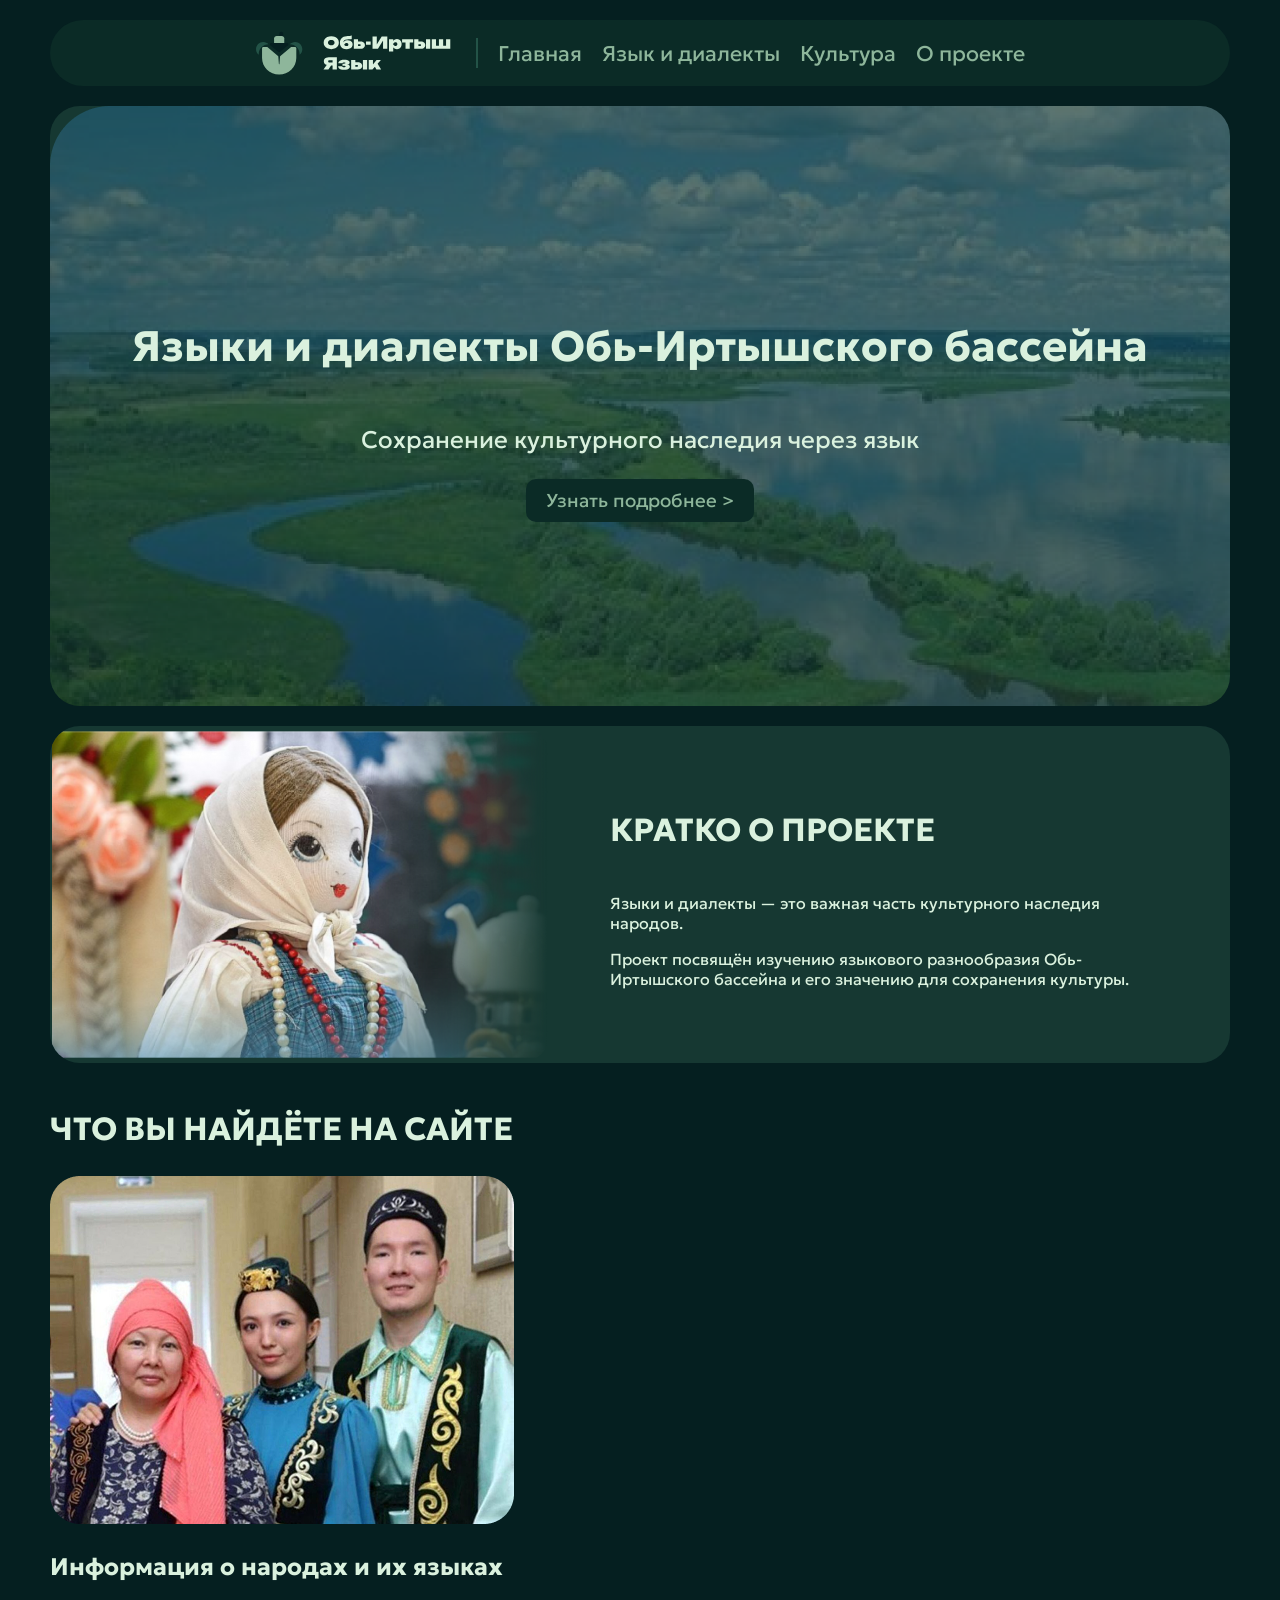
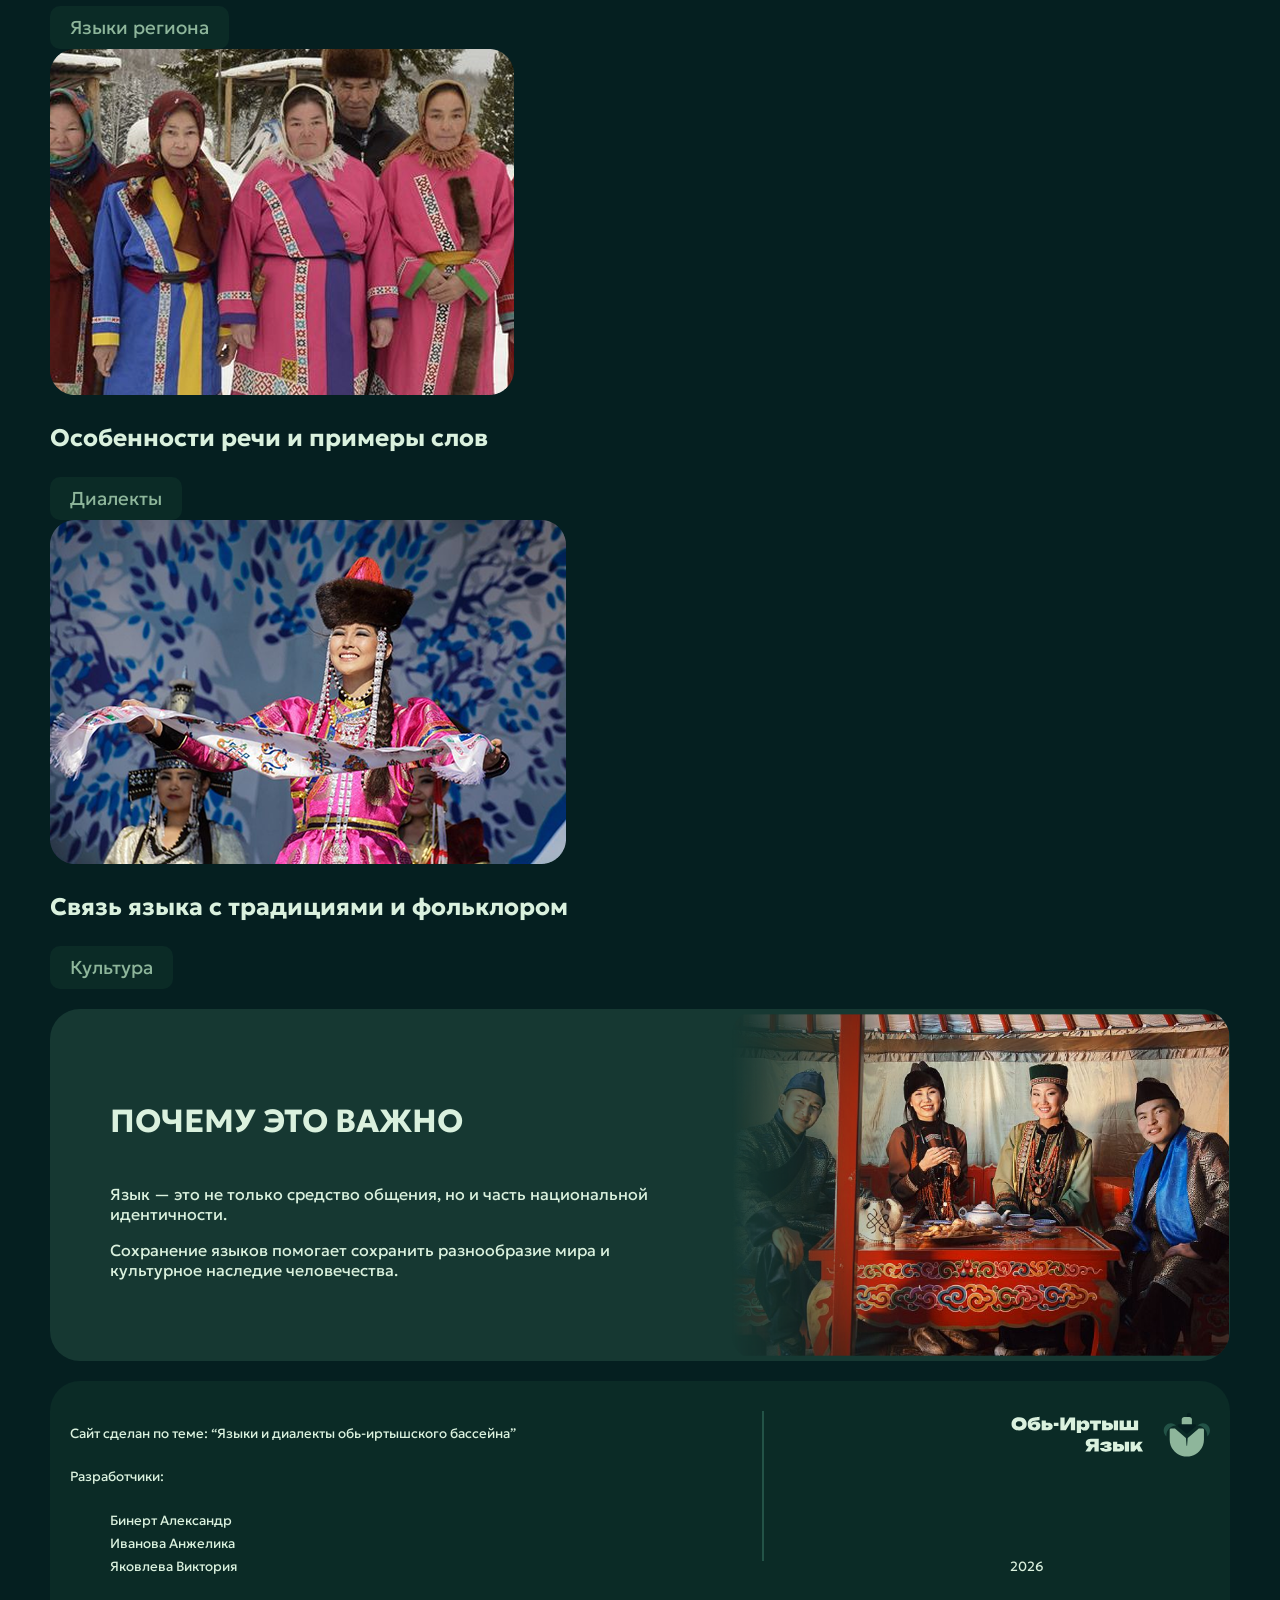
<file: index.html>
<!DOCTYPE html>
<html lang="ru">

<head>
    <meta charset="UTF-8">
    <meta name="viewport" content="width=device-width, initial-scale=1.0">
    <title>Обь-Иртыш Язык</title>
    <link rel="stylesheet" href="css/styles-global.css">
    <link rel="stylesheet" href="css/styles-main.css">
    <link rel="preconnect" href="https://fonts.googleapis.com">
    <link rel="preconnect" href="https://fonts.gstatic.com" crossorigin>
    <link href="https://fonts.googleapis.com/css2?family=Geologica:wght,CRSV@100..900,0&display=swap" rel="stylesheet">
</head>

<body>
    <header>
        <img src="css/images/logo.svg" alt="logo" class="logo">
        <div class="div-line"> </div>
        <nav class="nav">
            <a href="index.html">Главная</a>
            <a href="lang.html">Язык и диалекты</a>
            <a href="culture.html">Культура</a>
            <a href="about.html">О проекте</a>
        </nav>
    </header>
    
    <main class="hero">
        <h1>Языки и диалекты Обь-Иртышского бассейна</h1>
        <p class="hero__text">Сохранение культурного наследия через язык</p>
        <form action="#about">
            <button type="submit">Узнать подробнее ></button>
        </form>
    </main>

    <div class="about" id="about">
        <img src="css/images/main/img-about.png" alt="img-about" class="about--img">
        <div class="about--right">
            <h2>КРАТКО О ПРОЕКТЕ</h2>
            <div class="about--right__text">
                <p>Языки и диалекты — это важная часть культурного наследия народов.</p>
                <p>Проект посвящён изучению языкового разнообразия Обь-Иртышского бассейна и его значению для сохранения культуры.</p>
            </div>
        </div>
    </div>

    <div class="found">
        <h2>ЧТО ВЫ НАЙДЁТЕ НА САЙТЕ</h2>
        <div class="found--cardholder">
            <div class="found--cardholder--card">
                <img src="css/images/main/img-found-1.png" alt="img-found-1">
                <h3>Информация о народах и их языках</h3>
                <form action="lang.html">
                    <button type="submit">Языки региона</button>
                </form>
            </div>
            <div class="found--cardholder--card">
                <img src="css/images/main/img-found-2.png" alt="img-found-2">
                <h3>Особенности речи и примеры слов</h3>
                <form action="lang.html#dialect">
                    <button type="submit">Диалекты</button>
                </form>
            </div>
            <div class="found--cardholder--card">
                <img src="css/images/main/img-found-3.png" alt="">
                <h3>Связь языка с традициями и фольклором</h3>
                <form action="culture.html">
                    <button type="submit">Культура</button>
                </form>
            </div>
        </div>
    </div>

    <div class="important" id="important">
        <img src="css/images/main/img-important.png" alt="img-important" class="important--img">
        <div class="important--left">
            <h2>ПОЧЕМУ ЭТО ВАЖНО</h2>
            <div class="important--left__text">
                <p>Язык — это не только средство общения, но и часть национальной идентичности.</p>
                <p>Сохранение языков помогает сохранить разнообразие мира и культурное наследие человечества.</p>
            </div>
        </div>
    </div>

    <footer id="footer">
        <div class=" footer--text">
            <p>Сайт сделан по теме: “Языки и диалекты обь-иртышского бассейна”</p>
            <p>Разработчики:</p>
            <ul class="footer--text__list">
                <li>Бинерт Александр</li>
                <li>Иванова Анжелика</li>
                <li>Яковлева Виктория</li>
            </ul>
        </div>
        <div class="div-line footer"> </div>
        <div class="footer--text__year">
            <img src="css/images/logo-back.svg" alt="logo-back" class="logo">
            <p>2026</p>
        </div>
    </footer>
</body>

</html>
</file>
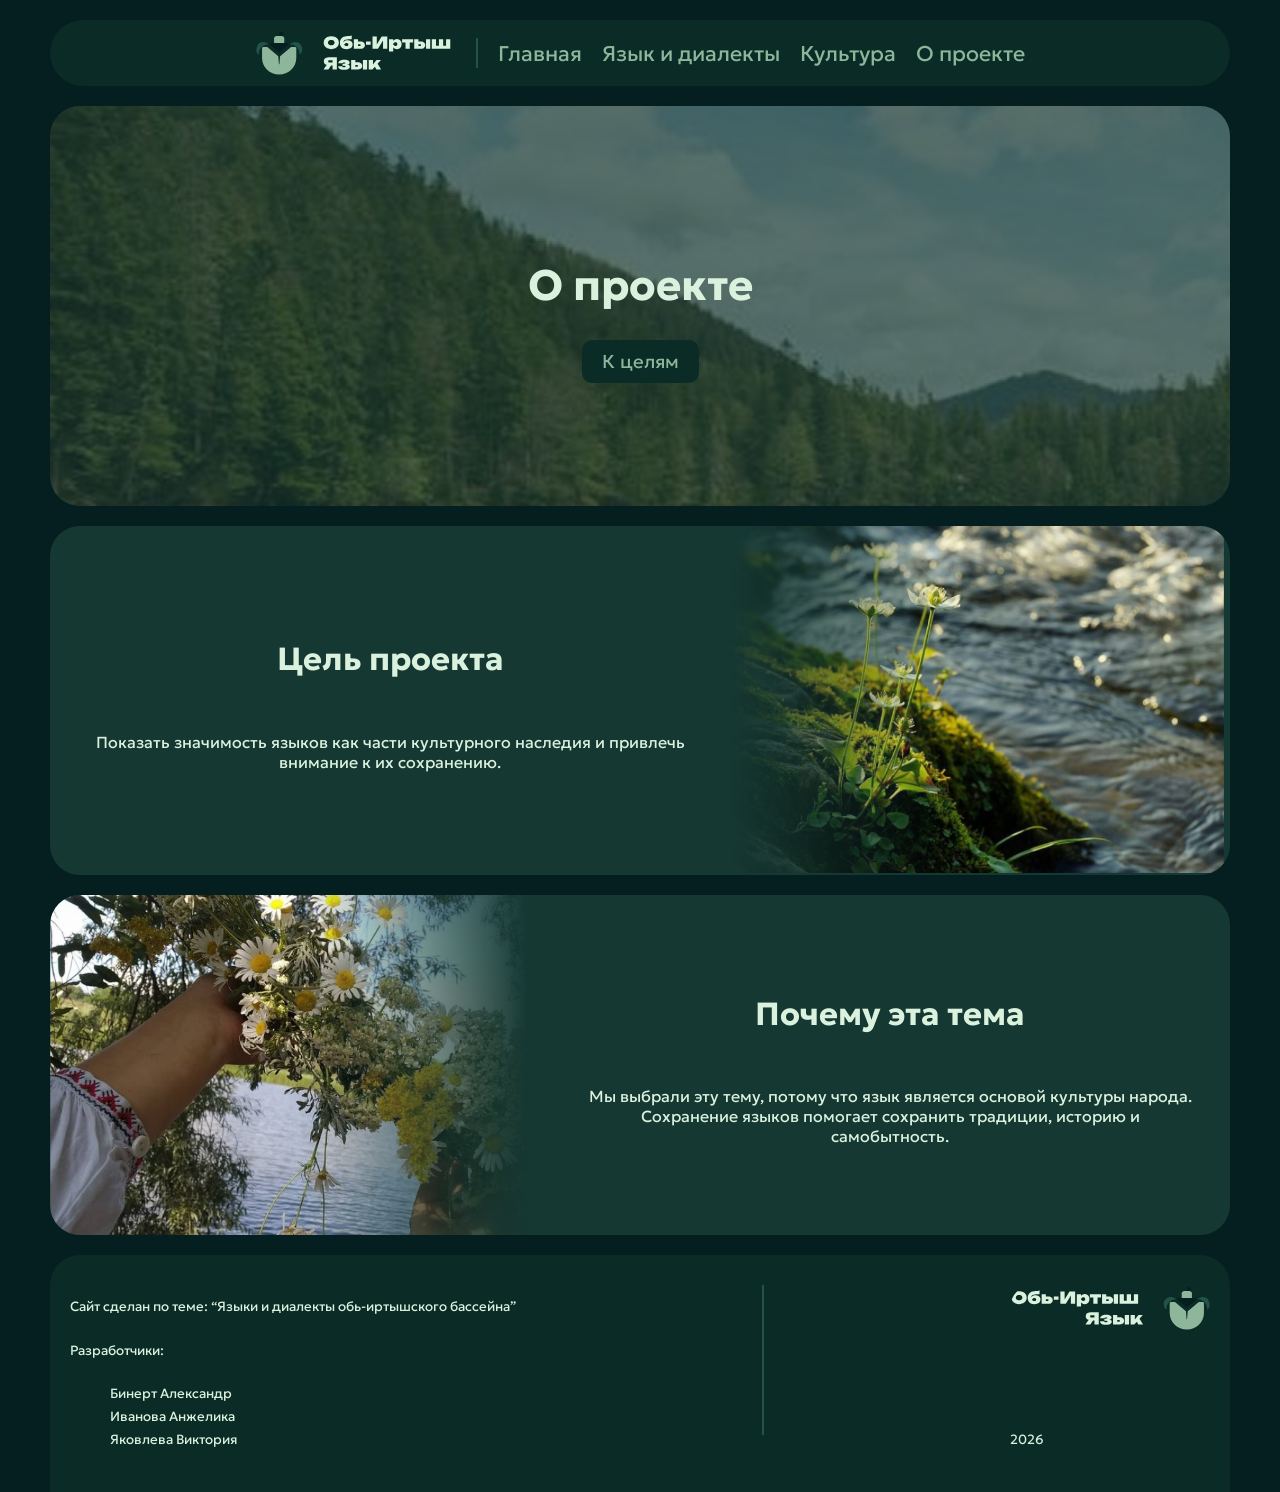
<file: about.html>
<!DOCTYPE html>
<html lang="ru">

<head>
    <meta charset="UTF-8">
    <meta name="viewport" content="width=device-width, initial-scale=1.0">
    <title>О проекте</title>
    <link rel="stylesheet" href="css/styles-global.css">
    <link rel="stylesheet" href="css/styles-about.css">
    <link rel="preconnect" href="https://fonts.googleapis.com">
    <link rel="preconnect" href="https://fonts.gstatic.com" crossorigin>
    <link href="https://fonts.googleapis.com/css2?family=Geologica:wght,CRSV@100..900,0&display=swap" rel="stylesheet">
</head>

<body>
    <header>
        <img src="css/images/logo.svg" alt="logo" class="logo">
        <div class="div-line"> </div>
        <nav class="nav">
            <a href="index.html">Главная</a>
            <a href="lang.html">Язык и диалекты</a>
            <a href="culture.html">Культура</a>
            <a href="about.html">О проекте</a>
        </nav>
    </header>

    <main class = "hero">
        <h1>О проекте</h1>
        <form action = "#target">
            <button type = "submit">К целям</button>
        </form>
    </main>

    <div class = "target" id="target">
        <div class = "target--lf">
            <div class = "target--lf__txt">
                <h2>Цель проекта</h2>
                <p>Показать значимость языков как части культурного наследия и привлечь внимание к их сохранению.</p>
            </div>
            <img src="css/images/about/img-about-1.png" alt="img-about-1" class="target--lf__img">
        </div>
    </div>

    <div class = "why">
        <div class = "why--lf">
            <div class="why--lf__text">
                <h2>Почему эта тема</h2>
                <p>Мы выбрали эту тему, потому что язык является основой культуры народа. Сохранение языков помогает сохранить традиции, историю и самобытность.</p>
            </div>
            <img src="css/images/about/img-about-2.png" alt="img-about-2">
        </div>
    </div>

    <footer id="footer">
        <div class=" footer--text">
            <p>Сайт сделан по теме: “Языки и диалекты обь-иртышского бассейна”</p>
            <p>Разработчики:</p>
            <ul class="footer--text__list">
                <li>Бинерт Александр</li>
                <li>Иванова Анжелика</li>
                <li>Яковлева Виктория</li>
            </ul>
        </div>
        <div class="div-line footer"> </div>
        <div class="footer--text__year">
            <img src="css/images/logo-back.svg" alt="logo-back" class="logo">
            <p>2026</p>
        </div>
    </footer>
</body>

</html>
</file>
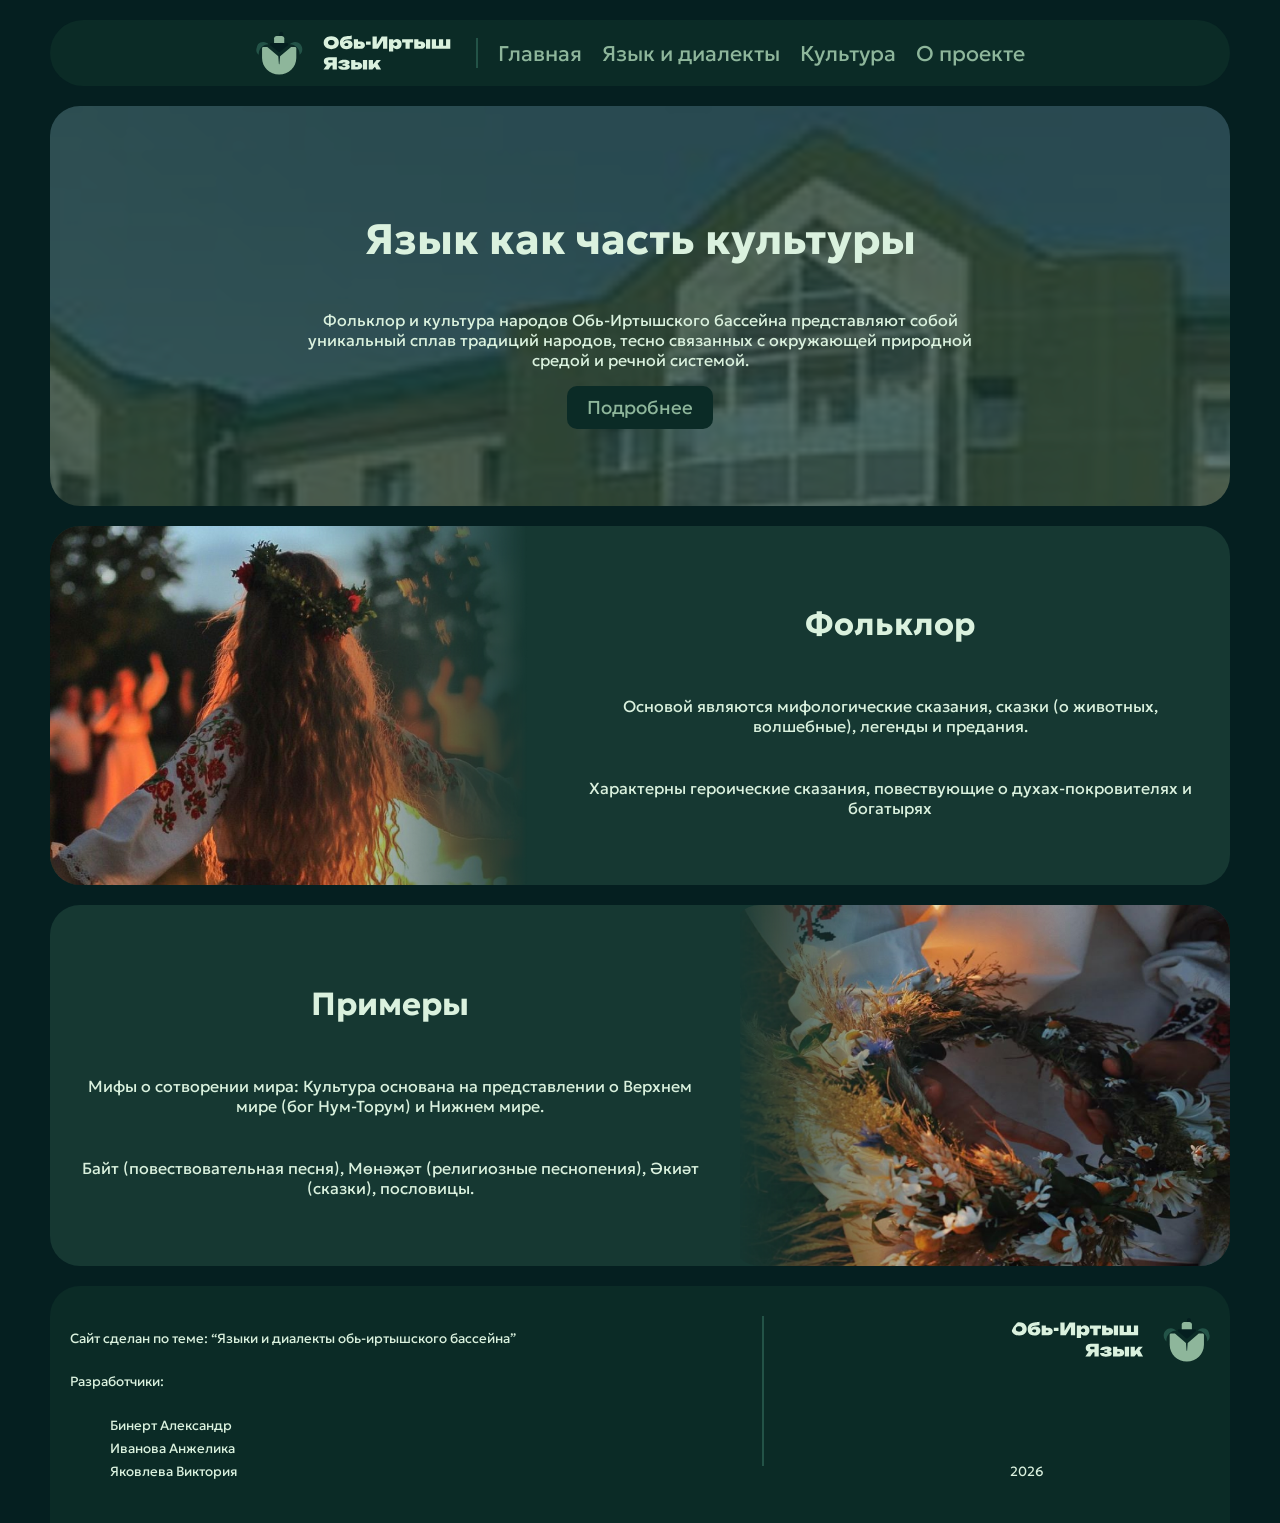
<file: culture.html>
<!DOCTYPE html>
<html lang="ru">

<head>
    <meta charset="UTF-8">
    <meta name="viewport" content="width=device-width, initial-scale=1.0">
    <title>Культура и язык</title>
    <link rel="stylesheet" href="css/styles-global.css">
    <link rel="stylesheet" href="css/styles-culture.css">
    <link rel="preconnect" href="https://fonts.googleapis.com">
    <link rel="preconnect" href="https://fonts.gstatic.com" crossorigin>
    <link href="https://fonts.googleapis.com/css2?family=Geologica:wght,CRSV@100..900,0&display=swap" rel="stylesheet">
</head>
</head>

<body>
    <header>
        <img src="css/images/logo.svg" alt="logo" class="logo">
        <div class="div-line"> </div>
        <nav class="nav">
            <a href="index.html">Главная</a>
            <a href="lang.html">Язык и диалекты</a>
            <a href="culture.html">Культура</a>
            <a href="about.html">О проекте</a>
        </nav>
    </header>

   <main class = "hero">
        <h1>Язык как часть культуры</h1>
        <p>Фольклор и культура народов Обь-Иртышского бассейна представляют собой уникальный сплав традиций народов, тесно связанных с окружающей природной средой и речной системой.</p>
        <form action = "#folk">
            <button type = "submit">Подробнее</button>
        </form>
    </main>

    <div class = "folk" id="folk">
        <div class = "folk--lf">
            <div class = "folk--lf__txt">
                <h2>Фольклор</h2>
                <p>Основой являются мифологические сказания, сказки (о животных, волшебные), легенды и предания.</p>
                <p>Характерны героические сказания, повествующие о духах-покровителях и богатырях</p>
            </div>
            <img src="css/images/culture/img-culture-1.png" alt="img-culture" class="folk--lf__img">
        </div>
    </div>

    <div class = "exemple">
        <div class = "exemple--lf">
            <div class="exemple--lf__text">
                <h2>Примеры</h2>
                <p>Мифы о сотворении мира: Культура основана на представлении о Верхнем мире (бог Нум-Торум) и Нижнем мире.</p>
<p>Байт (повествовательная песня), Мөнәҗәт (религиозные песнопения), Әкиәт (сказки), пословицы.</p>
            </div>
            <img src="css/images/culture/img-culture-2.png" alt="img-culture-2">
        </div>
    </div>

    <footer id="footer">
        <div class=" footer--text">
            <p>Сайт сделан по теме: “Языки и диалекты обь-иртышского бассейна”</p>
            <p>Разработчики:</p>
            <ul class="footer--text__list">
                <li>Бинерт Александр</li>
                <li>Иванова Анжелика</li>
                <li>Яковлева Виктория</li>
            </ul>
        </div>
        <div class="div-line footer"> </div>
        <div class="footer--text__year">
            <img src="css/images/logo-back.svg" alt="logo-back" class="logo">
            <p>2026</p>
        </div>
    </footer>
</body>

</html>
</file>
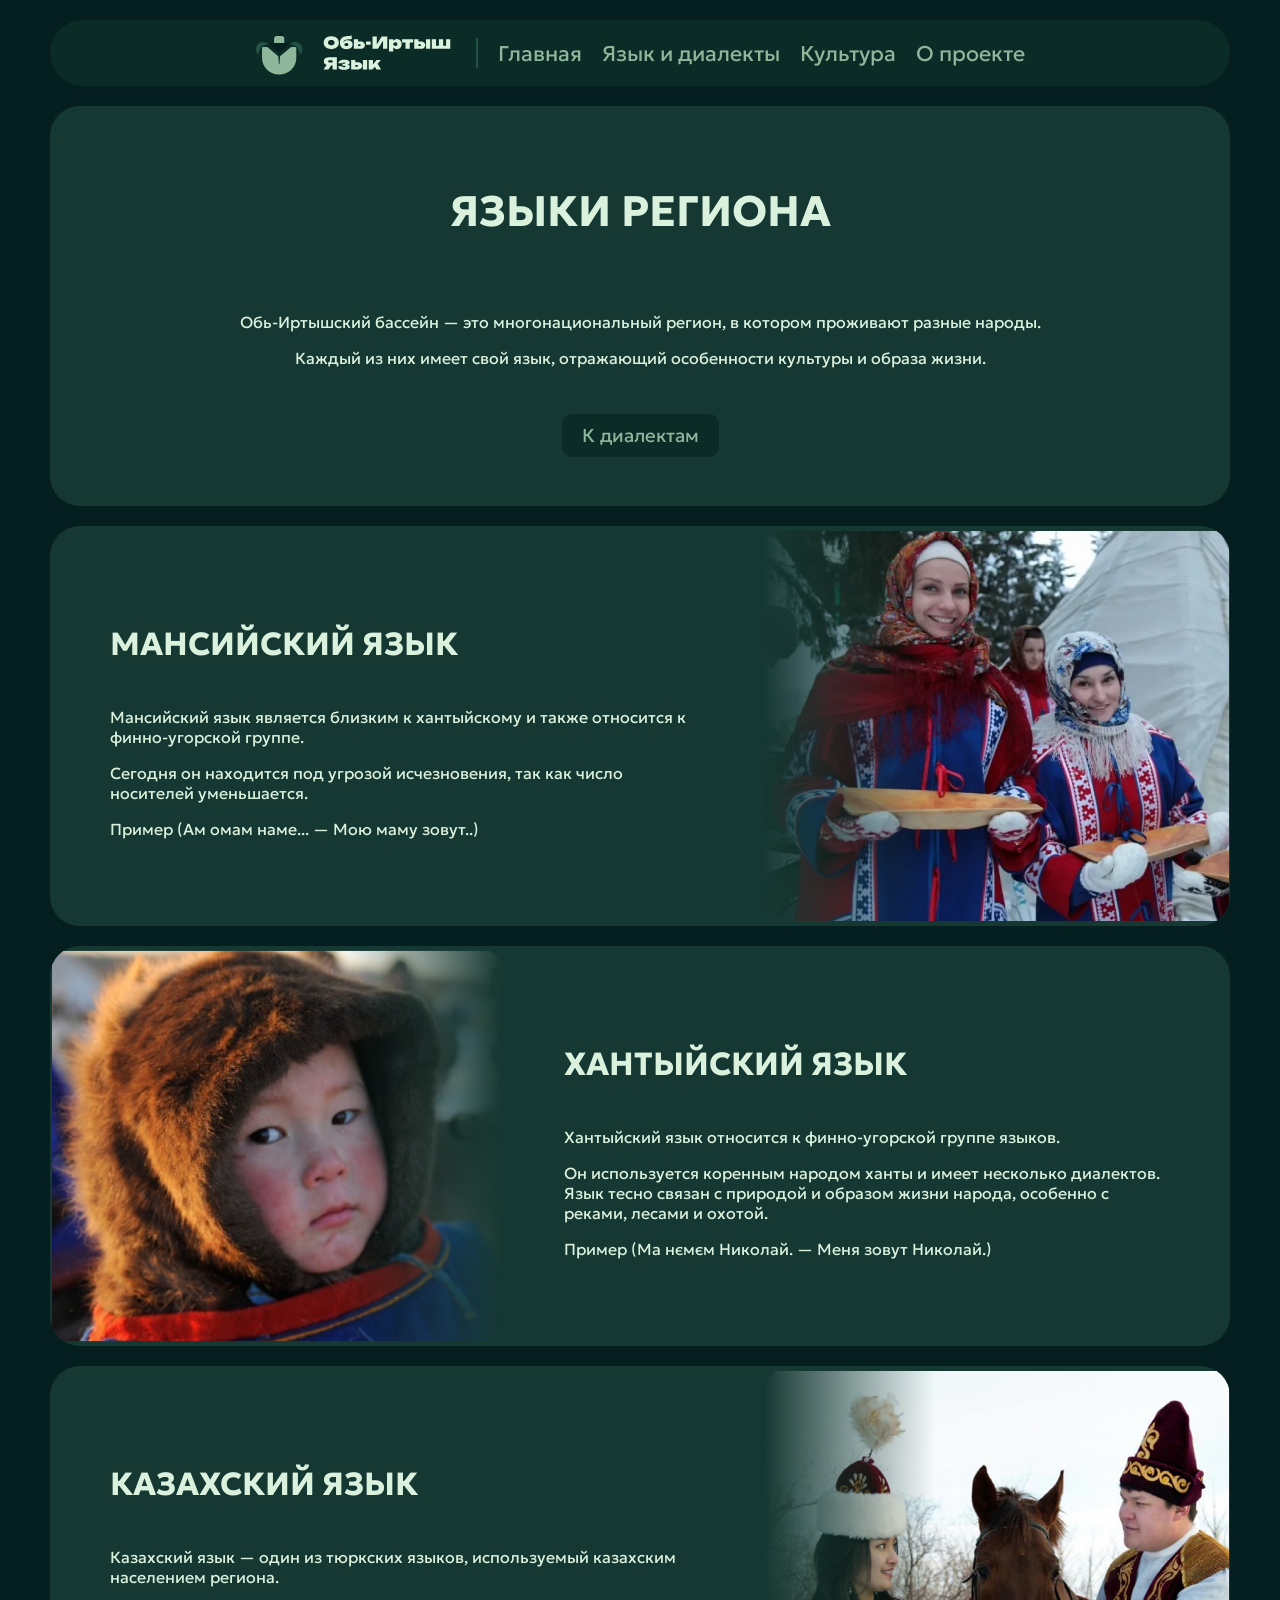
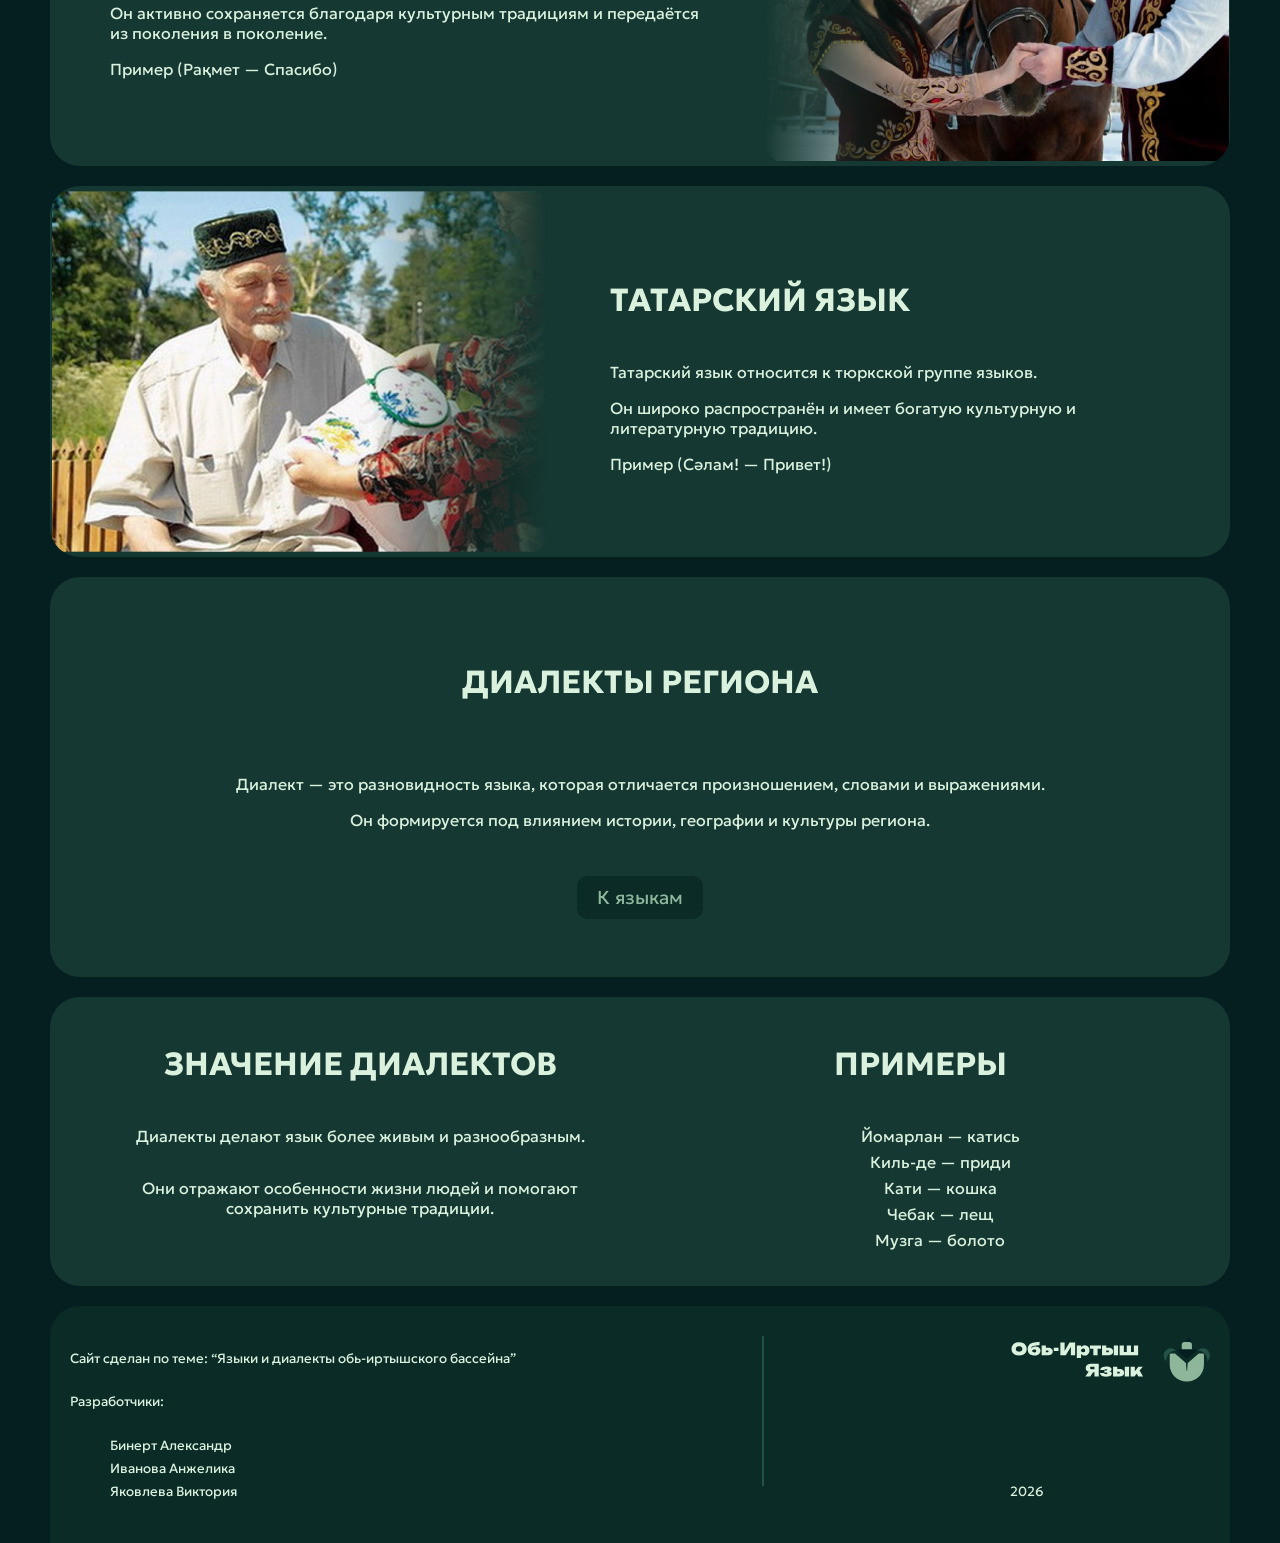
<file: lang.html>
<!DOCTYPE html>
<html lang="ru">

<head>
    <meta charset="UTF-8">
    <meta name="viewport" content="width=device-width, initial-scale=1.0">
    <title>Языки и диалекты</title>
    <link rel="stylesheet" href="css/styles-global.css">
    <link rel="stylesheet" href="css/styles-lang.css">
    <link rel="preconnect" href="https://fonts.googleapis.com">
    <link rel="preconnect" href="https://fonts.gstatic.com" crossorigin>
    <link href="https://fonts.googleapis.com/css2?family=Geologica:wght,CRSV@100..900,0&display=swap" rel="stylesheet">
</head>
</head>

<body>
    <header>
        <img src="css/images/logo.svg" alt="logo" class="logo">
        <div class="div-line"> </div>
        <nav class="nav">
            <a href="index.html">Главная</a>
            <a href="lang.html">Язык и диалекты</a>
            <a href="culture.html">Культура</a>
            <a href="lang--left.html">О проекте</a>
        </nav>
    </header>

    <main class="hero" id="lang">
        <h1 class="hero__h1">ЯЗЫКИ РЕГИОНА</h1>
        <div class="hero--text">
            <p class="hero--text__p1">Обь-Иртышский бассейн — это многонациональный регион, в котором проживают разные
                народы.</p>
            <p class="hero--text__p2">Каждый из них имеет свой язык, отражающий особенности культуры и образа жизни.</p>
        </div>
        <form action="#dialect">
            <button class="hero--btn">К диалектам</button>
        </form>
    </main>

    <div class="lang--right" id="lang--right">
        <img src="css/images/lang/img-man.png" alt="img-man" class="lang--right--img">
        <div class="lang--right--text">
            <h2>МАНСИЙСКИЙ ЯЗЫК</h2>
            <div class="lang--right--text__p">
                <p>Мансийский язык является близким к хантыйскому и также относится к финно-угорской группе.</p>
                <p>Сегодня он находится под угрозой исчезновения, так как число носителей уменьшается.</p>
                <p>Пример (Ам омам наме... — Мою маму зовут..)</p>
            </div>
        </div>
    </div>

    <div class="lang--left" id="lang--left">
        <img src="css/images/lang/img-han.png" alt="img-man" class="lang--left--img">
        <div class="lang--left--right">
            <h2>ХАНТЫЙСКИЙ ЯЗЫК</h2>
            <div class="lang--left--right__text">
                <p>Хантыйский язык относится к финно-угорской группе языков.</p>
                <p>Он используется коренным народом ханты и имеет несколько диалектов.
                    Язык тесно связан с природой и образом жизни народа, особенно с реками, лесами и охотой.</p>
                <p>Пример (Ма нємєм Николай. — Меня зовут Николай.)</p>
            </div>
        </div>
    </div>

    <div class="lang--right" id="lang--right">
        <img src="css/images/lang/img-kaz.png" alt="img-man" class="lang--right--img">
        <div class="lang--right--text">
            <h2>КАЗАХСКИЙ ЯЗЫК</h2>
            <div class="lang--right--text__p">
                <p>Казахский язык — один из тюркских языков, используемый казахским населением региона.</p>
                <p>Он активно сохраняется благодаря культурным традициям и передаётся из поколения в поколение.</p>
                <p>Пример (Рақмет — Спасибо)</p>
            </div>
        </div>
    </div>

    <div class="lang--left" id="lang--left">
        <img src="css/images/lang/img-tat.png" alt="img-tat" class="lang--left--img">
        <div class="lang--left--right">
            <h2>ТАТАРСКИЙ ЯЗЫК</h2>
            <div class="lang--left--right__text">
                <p>Татарский язык относится к тюркской группе языков.</p>
                <p>Он широко распространён и имеет богатую культурную и литературную традицию.</p>
                <p>Пример (Сәлам! — Привет!)</p>
            </div>
        </div>
    </div>

    <div class="dialect-start" id="dialect">
        <h2 class="dialect-start__h2">ДИАЛЕКТЫ РЕГИОНА</h1>
            <div class="dialect-start--text">
                <p class="dialect-start--text__p1">Диалект — это разновидность языка, которая отличается произношением,
                    словами и выражениями.</p>
                <p class="dialect-start--text__p2">Он формируется под влиянием истории, географии и культуры региона.
                </p>
            </div>
            <form action="#lang">
                <button class="dialect-start--btn">К языкам</button>
            </form>
    </div>

    <div class="dial-mean">
        <div class="dial-mean--text">
            <h2 class="dial-mean--text__title">ЗНАЧЕНИЕ ДИАЛЕКТОВ</h2>
            <p>Диалекты делают язык более живым и разнообразным.</p>
            <p>Они отражают особенности жизни людей и помогают сохранить культурные традиции.</p>
        </div>
        <div class="dial-mean--text">
            <h2 class="dial-mean--text__title">ПРИМЕРЫ</h2>
            <ul>
                <li>Йомарлан — катись</li>
                <li>Киль-де — приди</li>
                <li>Кати — кошка</li>
                <li>Чебак — лещ</li>
                <li>Музга — болото</li>
            </ul>
        </div>
    </div>

    <footer id="footer">
        <div class=" footer--text">
            <p>Сайт сделан по теме: “Языки и диалекты обь-иртышского бассейна”</p>
            <p>Разработчики:</p>
            <ul class="footer--text__list">
                <li>Бинерт Александр</li>
                <li>Иванова Анжелика</li>
                <li>Яковлева Виктория</li>
            </ul>
        </div>
        <div class="div-line footer"> </div>
        <div class="footer--text__year">
            <img src="css/images/logo-back.svg" alt="logo-back" class="logo">
            <p>2026</p>
        </div>
    </footer>
</body>

</html>
</file>
<file: css/styles-global.css>
html {
    font-size: 62.5%;
}
:root {
    --font: "Geologica", sans-serif;
    --bgc: #051F20;
    --bgc-card: #163832;
    --color-head: #8EB69B;
    --text: #DAF1DE;
    --akc-1: #235347;
    --color-btn: #0B2B26;
}

body {
    display: flex;
    font-family: var(--font);
    font-size: 1.6rem;
    color: var(--text);
    background-color: var(--bgc);
    flex-direction: column;
    gap: 20px;
}

.logo {
    max-width: 200px;
}

header {
    position: sticky;
    top: 1rem;
    z-index: 100;
    display: flex;
    background-color: var(--color-btn);
    border-radius: 60px;
    padding: 1rem 2rem;
    flex-grow: 2;
    align-items: center;
    text-align: center;
    justify-content: center;
    gap: 2rem;
}

.div-line {
    background: var(--akc-1);
    height: 3rem;
    width: 2px;
}

.div-line.footer {
    height: 15rem;
}

a {
    text-decoration: none;
    font-size: 16pt;
    color: var(--color-head);
}

.nav {
    display: flex;
    align-items: center;
    text-align: center;
    justify-content: center;
    gap: 2rem;
}

h1 {
    font-size: 32pt;
}

h2 {
    font-size: 24pt;
}

h3 {
    font-size: 18pt;
}

button {
    border: none;
    border-radius: 1rem;
    padding: 1rem 2rem;
    background: var(--color-btn);
    color: var(--color-head);
    font-family: var(--font);
    font-size: 14pt;
}

button:hover {
    background: #08201c;
    color: #628b6f;
}

footer {
    display: flex;
    background: var(--color-btn);
    font-size: 10pt;
    flex-grow: 2;
    border-radius: 3rem 3rem 0 0;
    padding: 3rem 2rem;
    justify-content: space-between;
}

.footer--text {
    display: flex;
    flex-direction: column;
}

ul {
    display: flex;
    flex-direction: column;
    list-style-type: none;
    gap: 0.6rem;
}

.footer--text__year {
    display: flex;
    flex-direction: column;
    justify-content: space-between;
}

@media screen and (max-width: 1980px) {
    body { 
        margin: 2rem 15rem 0;
    }
}

@media screen and (max-width: 1440px) {
    body { 
        margin: 2rem 10rem 0;
    }
}

@media screen and (max-width: 1280px) {
    body {
        margin: 2rem 5rem 0;
    }
}
</file>
<file: css/styles-main.css>
main {
    display: flex;
    flex-direction: column;
    background: var(--bgc-card) url(images/bgs/bg-1.png);
    justify-content: center;
    align-items: center;
    height: 600px;
    border-radius: 3rem;
    text-align: center;
}

.hero__text{
    font-size: 18pt;
}

.about {
    display: flex;
    background: var(--bgc-card);
    border-radius: 3rem;
    justify-content: space-between;
    align-items: center;
}

.about--img {
    display: flex;
    max-height: 400px;
    max-width: 500px;
    border-radius: 3rem;
}

.about--right {
    display: flex;
    flex-direction: column;
    width: 50vw;
    justify-content: center;
    padding: 0 6rem;
}

.about--right__text {
    gap: 1rem;
}

.important {
    display: flex;
    flex-direction: row-reverse;
    background: var(--bgc-card);
    border-radius: 3rem;
    justify-content: space-between;
    align-items: center;
}

.important--img {
    display: flex;
    max-height: 400px;
    max-width: 500px;
    border-radius: 3rem;
}

.important--left {
    display: flex;
    flex-direction: column;
    width: 50vw;
    justify-content: center;
    padding: 0 6rem;
}

.important--left__text {
    gap: 1rem;
}
</file>
<file: css/styles-about.css>
main {
    display: flex;
    flex-direction: column;
    background: var(--bgc-card) url(images/bgs/bg-about.png);
    justify-content: center;
    height: 400px;
    border-radius: 3rem;
    text-align: center;
}

.why--lf__text,
.target--lf__txt {
    display: flex;
    gap: 10px;
    flex-grow: 2;
    padding: 1rem 3rem;
    flex-direction: column;
    text-align: center;
    justify-content: center;
    align-items: center;
}

.target {
    display: flex;
    background: var(--bgc-card);
    border-radius: 3rem;
    justify-content: space-between;
    align-items: center;
}

.target--lf {
    display: flex;
    justify-content: center;
    flex-grow: 2;
}

.why {
    display: flex;
    background: var(--bgc-card);
    border-radius: 3rem;
    justify-content: space-between;
    align-items: center;
}

.why--lf {
    display: flex;
    flex-direction: row-reverse;
    justify-content: center;
    flex-grow: 2;
}

img {
    display: flex;
    max-height: 400px;
    max-width: 500px;
    border-radius: 3rem;
}
</file>
<file: css/styles-culture.css>
main {
    display: flex;
    flex-direction: column;
    background: var(--bgc-card) url(images/bgs/bg-culture.png);
    justify-content: center;
    height: 400px;
    border-radius: 3rem;
    text-align: center;
}

.hero {
    padding: 0 20vw;
}

.exemple--lf__text,
.folk--lf__txt {
    display: flex;
    gap: 10px;
    flex-grow: 2;
    padding: 1rem 3rem;
    flex-direction: column;
    text-align: center;
    justify-content: center;
    align-items: center;
}

.folk {
    display: flex;
    background: var(--bgc-card);
    border-radius: 3rem;
    justify-content: space-between;
    align-items: center;
}

.folk--lf {
    display: flex;
    flex-direction: row-reverse;
    justify-content: center;
    flex-grow: 2;
}

.exemple {
    display: flex;
    background: var(--bgc-card);
    border-radius: 3rem;
    justify-content: space-between;
    align-items: center;
}

.exemple--lf {
    display: flex;
    justify-content: center;
    flex-grow: 2;
}

img {
    display: flex;
    max-height: 400px;
    max-width: 500px;
    border-radius: 3rem;
}
</file>
<file: css/styles-lang.css>
main,
.dialect-start {
    display: flex;
    flex-direction: column;
    background: var(--bgc-card);
    justify-content: center;
    align-items: center;
    height: 400px;
    border-radius: 3rem;
    text-align: center;
    gap: 30px;
}

.lang--left {
    display: flex;
    background: var(--bgc-card);
    border-radius: 3rem;
    justify-content: space-between;
    align-items: center;
}

.lang--left--img {
    display: flex;
    max-height: 400px;
    max-width: 500px;
    border-radius: 3rem;
}

.lang--left--right {
    display: flex;
    flex-direction: column;
    width: 50vw;
    justify-content: center;
    padding: 0 6rem;
}

.lang--left--right__text {
    gap: 1rem;
}

.lang--right {
    display: flex;
    flex-direction: row-reverse;
    background: var(--bgc-card);
    border-radius: 3rem;
    justify-content: space-between;
    align-items: center;
}

.lang--right--img {
    display: flex;
    max-height: 400px;
    max-width: 500px;
    border-radius: 3rem;
}

.lang--right--text {
    display: flex;
    flex-direction: column;
    width: 50vw;
    justify-content: center;
    padding: 0 6rem;
}

.lang--right--text__p {
    gap: 1rem;
}

.dial-mean {
    display: flex;
    background: var(--bgc-card);
    border-radius: 3rem;
    justify-content: space-between;
    align-items: start;
    padding: 1rem 3rem;
}

.dial-mean--text {
    display: flex;
    flex-direction: column;
    justify-content: center;
    align-items: center;
    text-align: center;
    padding: 1rem 3rem;
    width: 50%;
}
</file>
